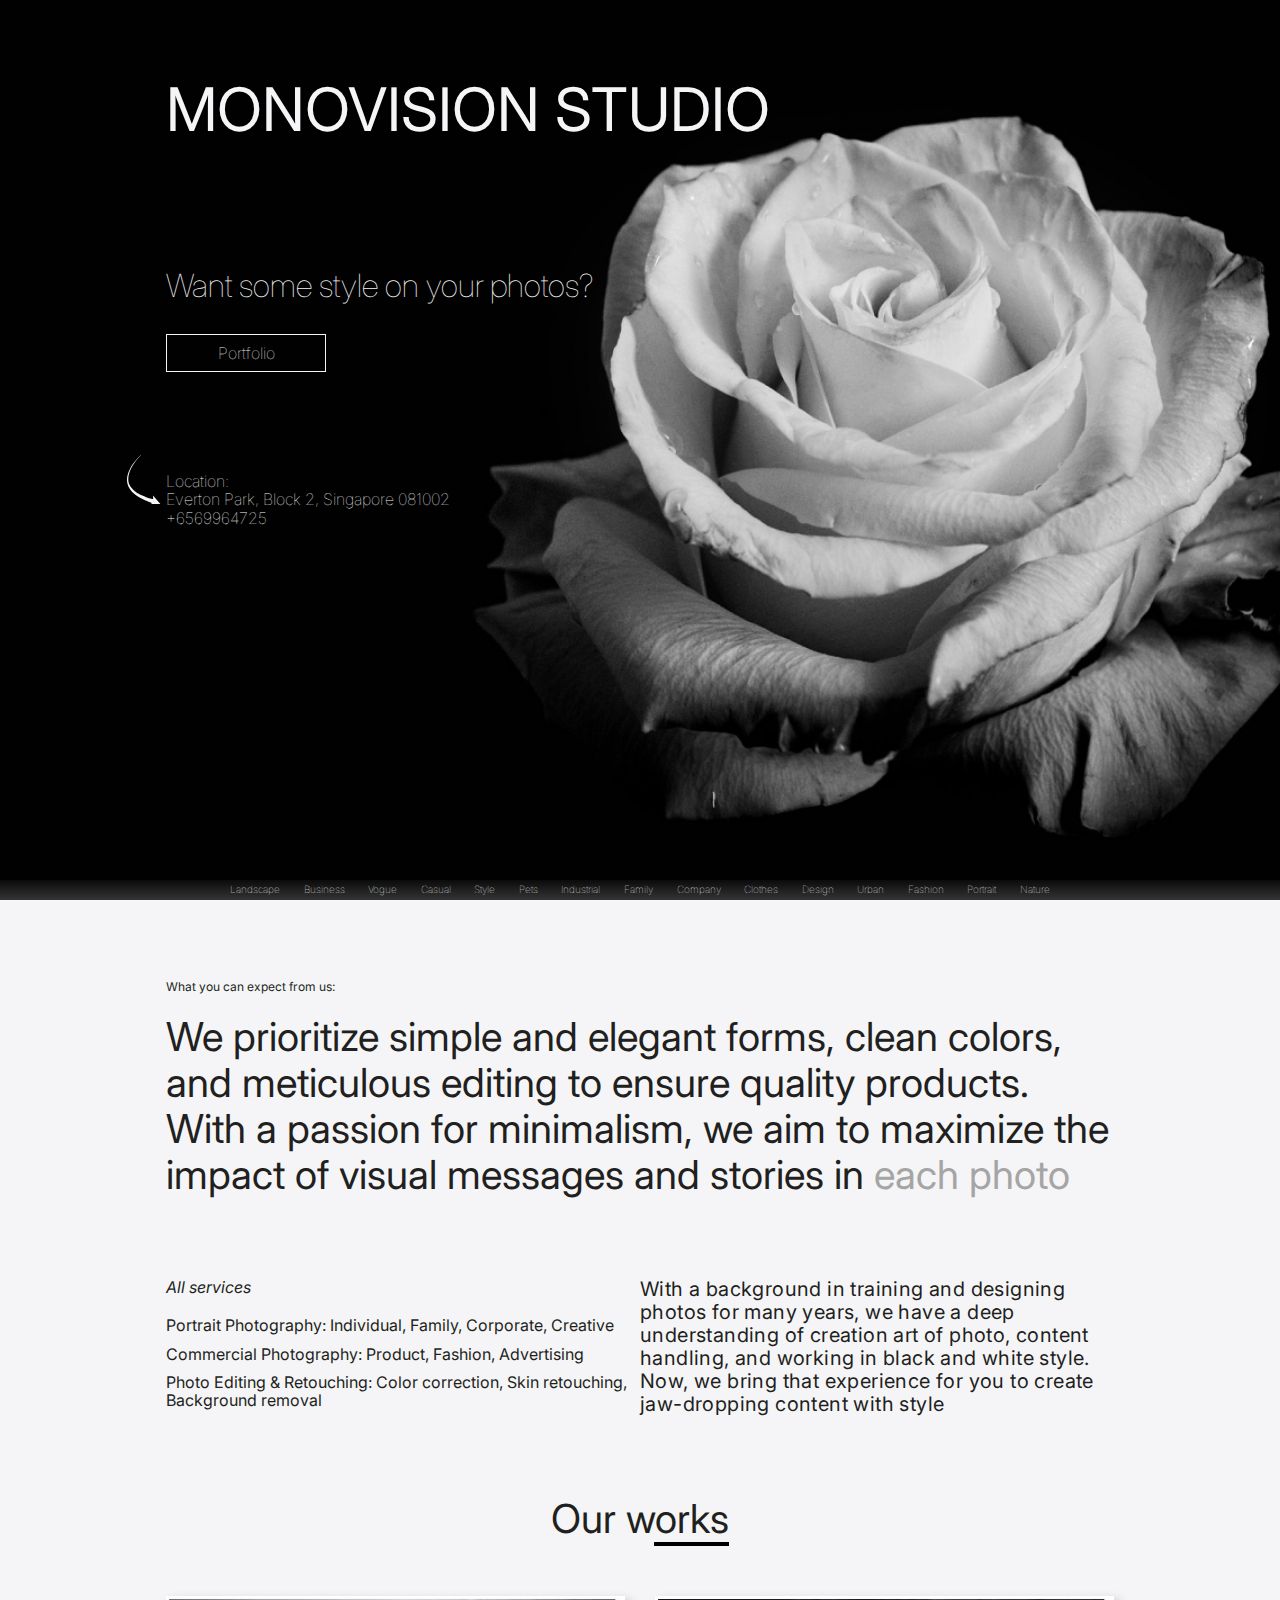
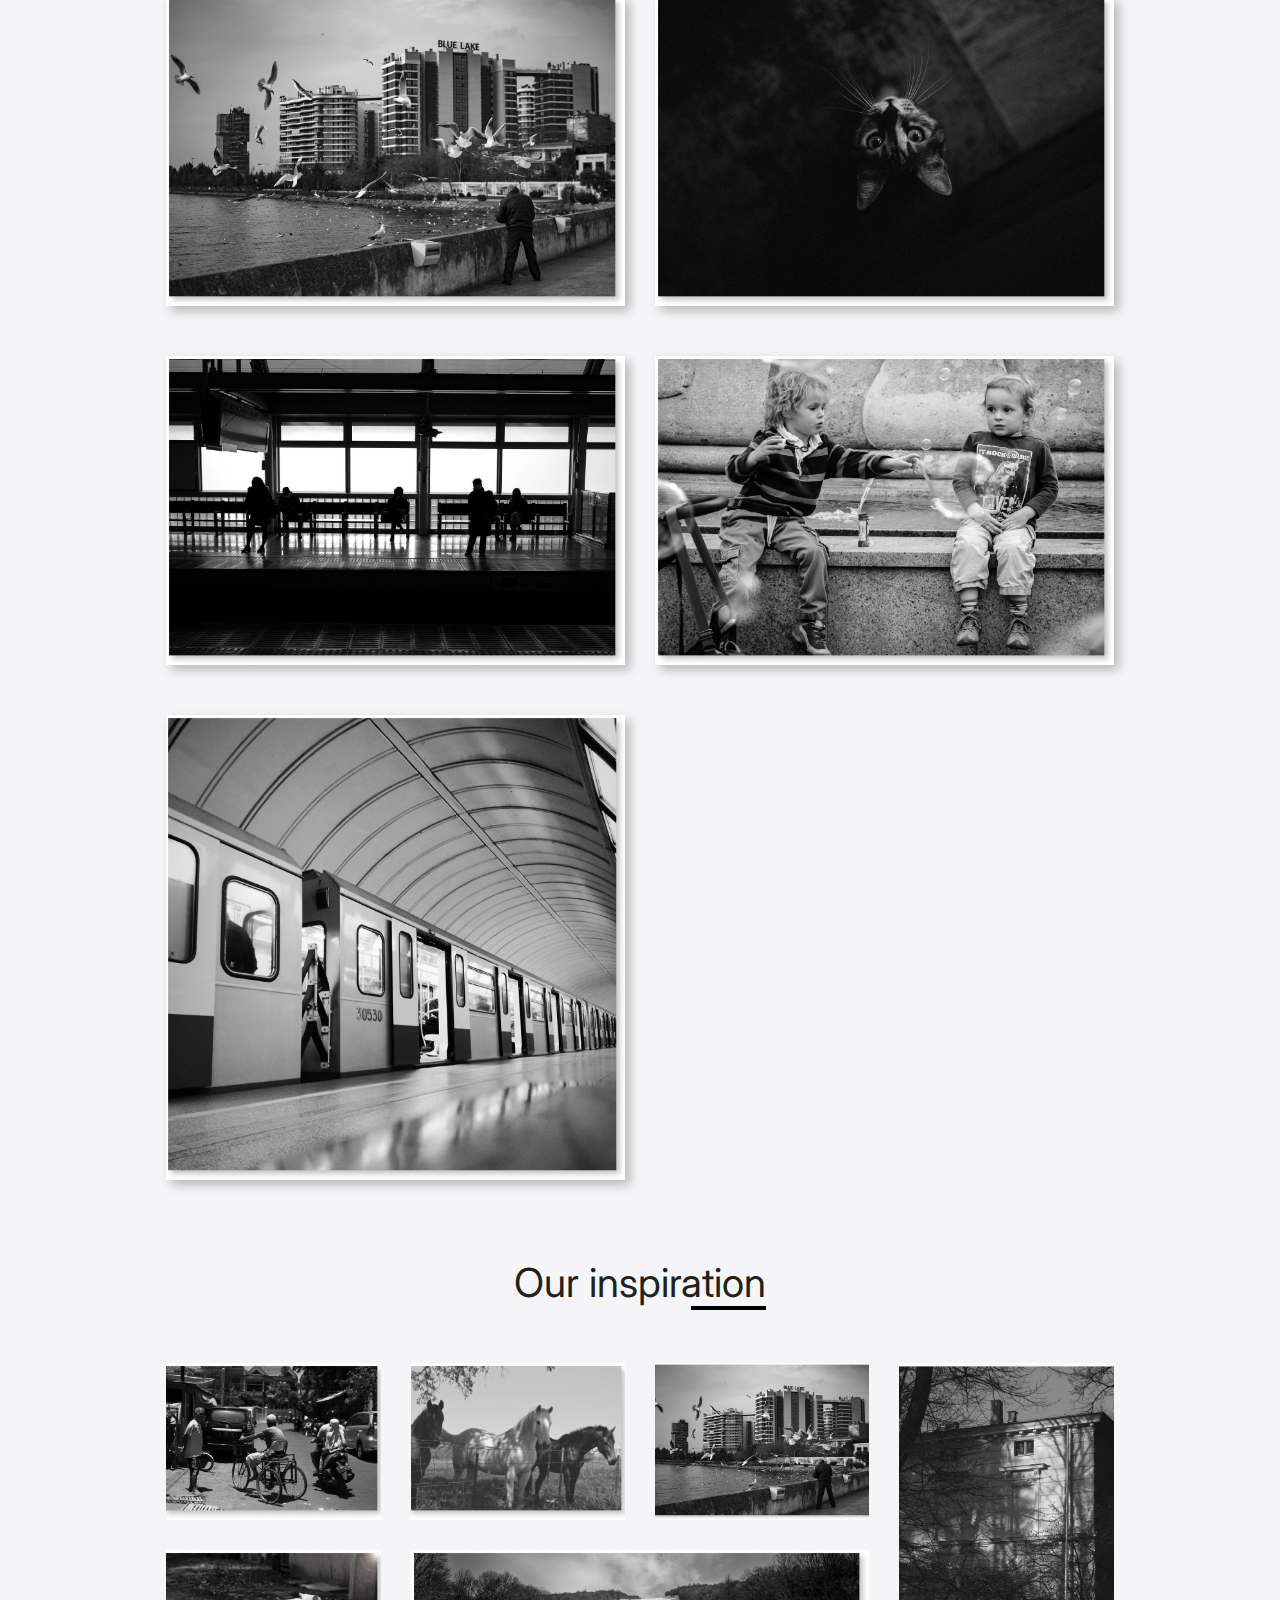
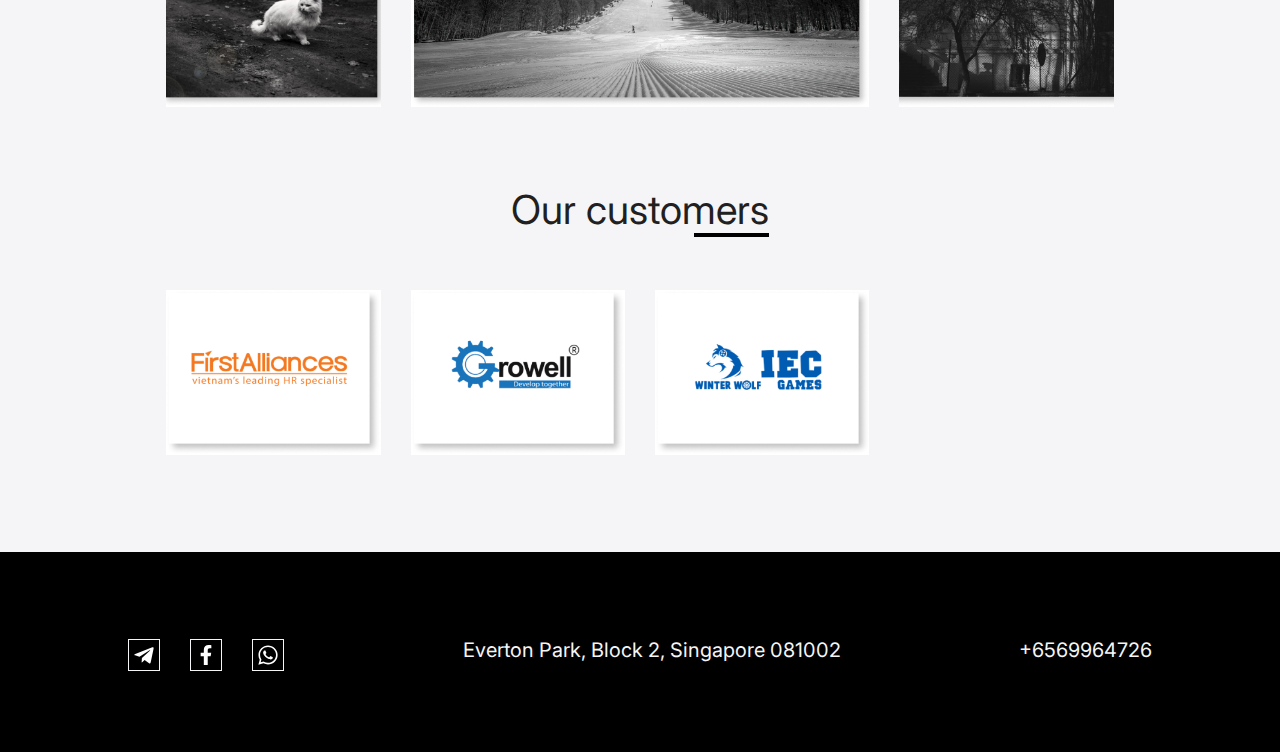
<file: src/index.html>
<!DOCTYPE html>
<html lang="en">

<head>
    <meta charset="UTF-8">
    <meta name="viewport" content="width=device-width, initial-scale=1.0">
    <meta name="description" content="Website for Monovision Studio" />
    <meta name="author" content="Awesome student">
    <title>Monovision Studio</title>
    <link rel="stylesheet" href="./css/modern-normalize.css">
    <link rel="preconnect" href="https://fonts.googleapis.com">
    <link rel="preconnect" href="https://fonts.gstatic.com" crossorigin>
    <link
        href="https://fonts.googleapis.com/css2?family=Inter:ital,opsz,wght@0,14..32,100..900;1,14..32,100..900&display=swap"
        rel="stylesheet">
    <link rel="stylesheet" href="./css/style.css">
</head>

<body>
    <main>
        <section class="promo">
            <div class="container">
                <h1 class="promo__title">Monovision Studio</h1>
                <h2 class="promo__subtitle">Want some style on your photos? </h2>
                <button class="btn">Portfolio</button>
                <div class="promo__address">
                    Location:
                    <address>
                        Everton Park, Block 2, Singapore 081002
                    </address>
                    <a href="tel:+6569964725">+6569964725</a>
                </div>
            </div>
            <ul class="keywords">
                <li>Landscape</li>
                <li>Business</li>
                <li>Vogue</li>
                <li>Casual</li>
                <li>Style</li>
                <li>Pets</li>
                <li>Industrial</li>
                <li>Family</li>
                <li>Company</li>
                <li>Clothes</li>
                <li>Design</li>
                <li>Urban</li>
                <li>Fashion</li>
                <li>Portrait</li>
                <li>Nature</li>
            </ul>
        </section>
        <section class="about">
            <div class="container">
                <h2 class="about__title">What you can expect from us:</h2>
                <p class="about__text">We prioritize simple and elegant forms, clean colors, and meticulous editing to
                    ensure quality products. With a passion for minimalism, we aim to maximize the impact of visual
                    messages and stories in <span>each photo</span></p>
                <div class="about__services">
                    <div class="about__left">
                        <div class="about__left__title">All services</div>
                        <ul>
                            <li>Portrait Photography: Individual, Family, Corporate, Creative</li>
                            <li>Commercial Photography: Product, Fashion, Advertising</li>
                            <li>Photo Editing & Retouching: Color correction, Skin retouching, Background removal</li>
                        </ul>
                    </div>
                    <p class="about__services__text">With a background in training and designing photos for many years,
                        we have a deep understanding of creation art of photo, content handling, and working in black
                        and white style.<br>
                        Now, we bring that experience for you to create jaw-dropping content with style</p>
                </div>
            </div>
        </section>
        <section class="works">
            <div class="container">
                <h2 class="title"><span>Our works</span></h2>
                <div class="works__wrapper">
                    <img src="./img/bridge.jpg" alt="bridge">
                    <img src="./img/cat.jpg" alt="cat">
                    <img src="./img/train.jpg" alt="train">
                    <img src="./img/children.jpg" alt="children">
                    <img src="./img/underground.jpg" alt="underground">
                </div>
        </section>
        <section class="inspiration">
            <div class="container">
                <h2 class="title"><span>Our inspiration</span></h2>
                <div class="inspiration__wrapper">
                    <img src="./img/man.jpg" alt="">
                    <img src="./img/horses.jpg" alt="">
                    <img src="./img/bridge.jpg" alt="">
                    <img src="./img/tenement.jpg" id="four" alt="">
                    <img src="./img/cat (1).jpg" alt="">
                    <img src="./img/sky.jpg" id="six" alt="">
                </div>
            </div>
        </section>
        <section class="customers">
            <div class="container">
                <h2 class="title"><span>Our customers</span></h2>
                <div class="customers__wrapper">
                    <img src="./logo/logo-first-alliances.jpg" alt="">
                    <img src="./logo/logo-growell.jpg" alt="">
                    <img src="./logo/logo-iec-winter-wolf.jpg" alt="">
                </div>
            </div>
        </section>
        <footer class="footer">
            <div class="footer__wrapper">
                <div class="logo__wrapper">
                    <a href="#" class="logo__item"><img src="./icons/Vector (1).svg" alt=""></a>
                    <a href="#" class="logo__item"><img src="./icons/Vector (2).svg" alt=""></a>
                    <a href="#" class="logo__item"><img src="./icons/Vector.svg" alt=""></a>
                </div>
                <address>Everton Park, Block 2, Singapore 081002</address>
                <a href="tel:+6569964726">+6569964726</a>
            </div>
        </footer>
    </main>
</body>

</html>
</file>
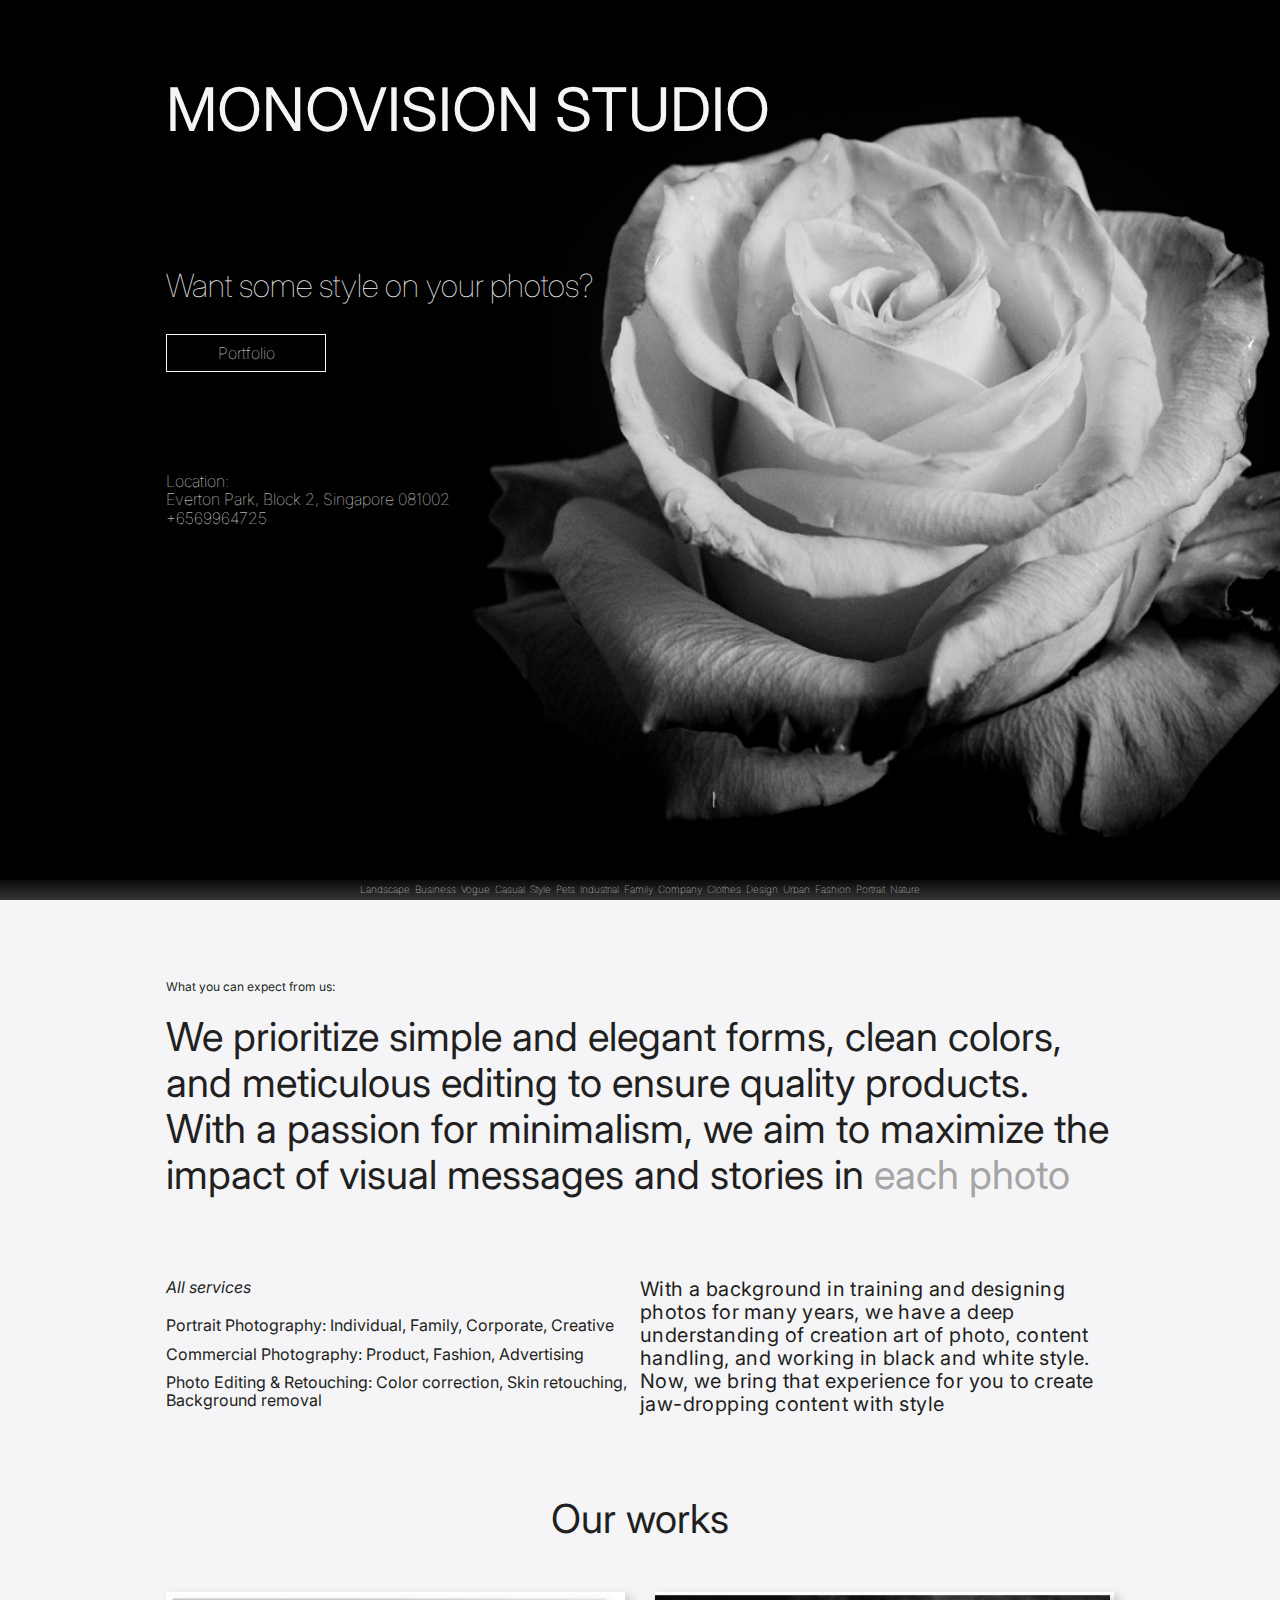
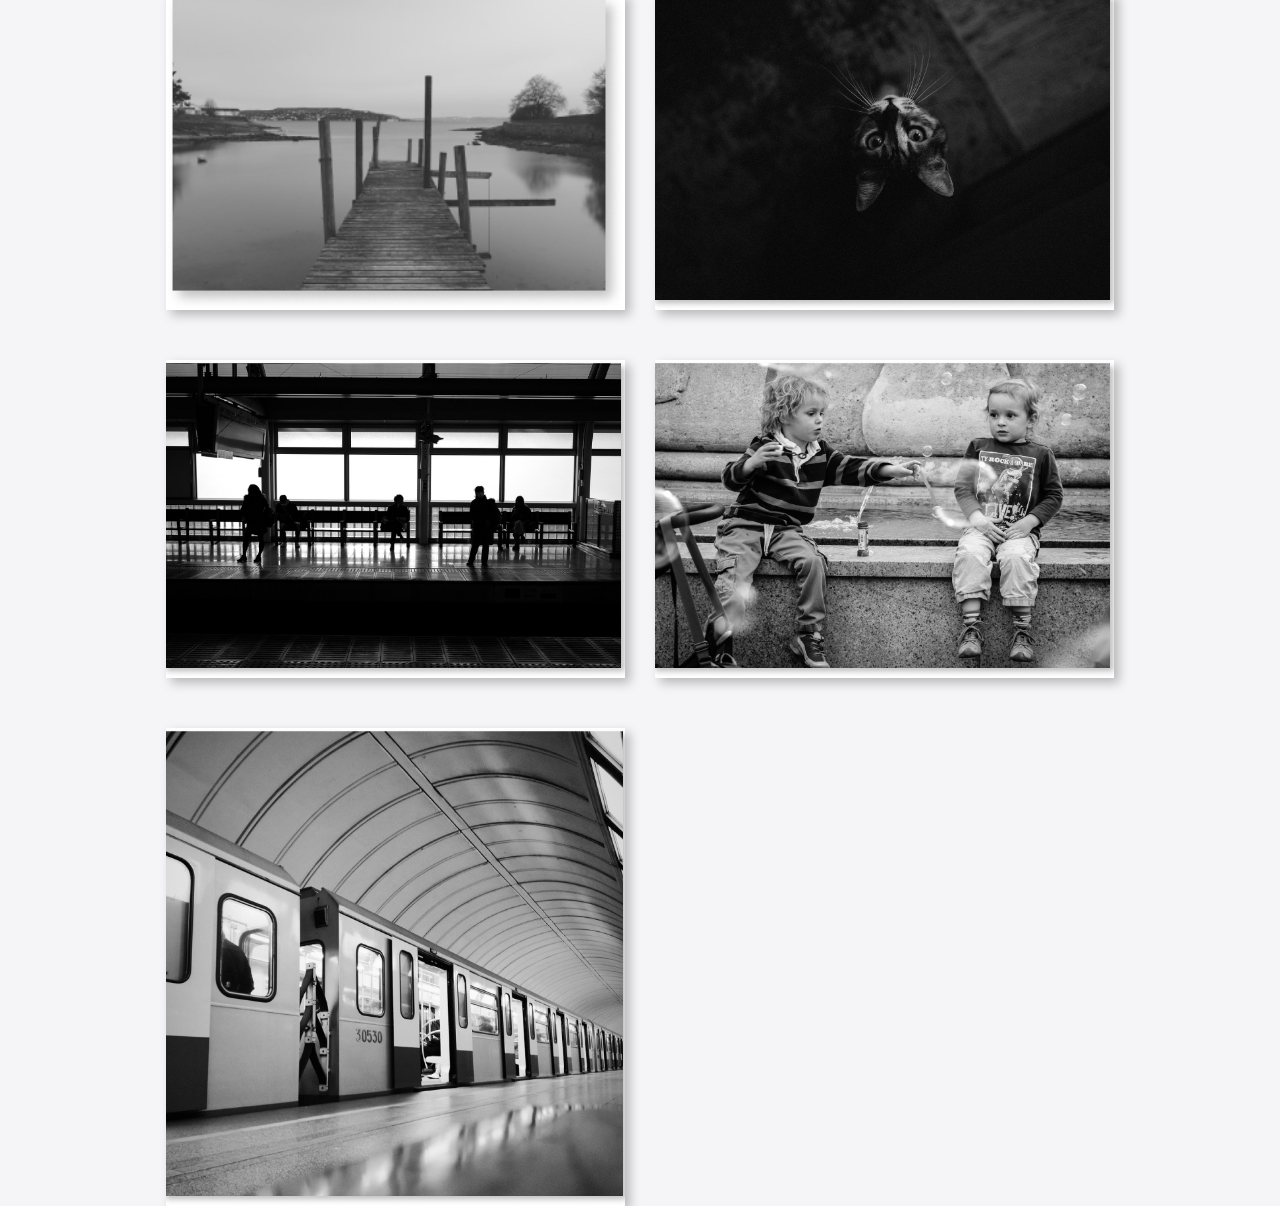
<file: fotostudio/src/index.html>
<!DOCTYPE html>
<html lang="en">

<head>
    <meta charset="UTF-8">
    <meta name="viewport" content="width=device-width, initial-scale=1.0">
    <meta name="description" content="Website for Monovision Studio" />
    <meta name="author" content="Awesome student">
    <title>Monovision Studio</title>
    <link rel="stylesheet" href="./css/modern-normalize.css">
    <link rel="preconnect" href="https://fonts.googleapis.com">
    <link rel="preconnect" href="https://fonts.gstatic.com" crossorigin>
    <link
        href="https://fonts.googleapis.com/css2?family=Inter:ital,opsz,wght@0,14..32,100..900;1,14..32,100..900&display=swap"
        rel="stylesheet">
    <link rel="stylesheet" href="./css/style.css">
</head>

<body>
    <main>
        <section class="promo">
            <div class="container">
                <h1 class="promo__title">Monovision Studio</h1>
                <h2 class="promo__subtitle">Want some style on your photos? </h2>
                <button class="btn">Portfolio</button>
                <div class="promo__address">
                    Location:
                    <address>
                        Everton Park, Block 2, Singapore 081002
                    </address>
                    <a href="tel:+6569964725">+6569964725</a>
                </div>
            </div>
            <ul class="keywords">
                <li>Landscape</li>
                <li>Business</li>
                <li>Vogue</li>
                <li>Casual</li>
                <li>Style</li>
                <li>Pets</li>
                <li>Industrial</li>
                <li>Family</li>
                <li>Company</li>
                <li>Clothes</li>
                <li>Design</li>
                <li>Urban</li>
                <li>Fashion</li>
                <li>Portrait</li>
                <li>Nature</li>
            </ul>
        </section>
        <section class="about">
            <div class="container">
                <h2 class="about__title">What you can expect from us:</h2>
                <p class="about__text">We prioritize simple and elegant forms, clean colors, and meticulous editing to
                    ensure quality products. With a passion for minimalism, we aim to maximize the impact of visual
                    messages and stories in <span>each photo</span></p>
                <div class="about__services">
                    <div class="about__left">
                        <div class="about__left__title">All services</div>
                        <ul>
                            <li>Portrait Photography: Individual, Family, Corporate, Creative</li>
                            <li>Commercial Photography: Product, Fashion, Advertising</li>
                            <li>Photo Editing & Retouching: Color correction, Skin retouching, Background removal</li>
                        </ul>
                    </div>
                    <p class="about__services__text">With a background in training and designing photos for many years,
                        we have a deep understanding of creation art of photo, content handling, and working in black
                        and white style.<br>
                        Now, we bring that experience for you to create jaw-dropping content with style</p>
                </div>
            </div>
        </section>
        <section class="works">
            <div class="container">
                <h2 class="title">Our works</h2>
                <div class="works__wrapper">
                    <img src="./img/bridge.jpg" alt="bridge">
                    <img src="./img/cat.jpg" alt="cat">
                    <img src="./img/train.jpg" alt="train">
                    <img src="./img/children.jpg" alt="children">
                    <img src="./img/underground.jpg" alt="underground">
            </div>
        </section>
    </main>
</body>

</html>
</file>
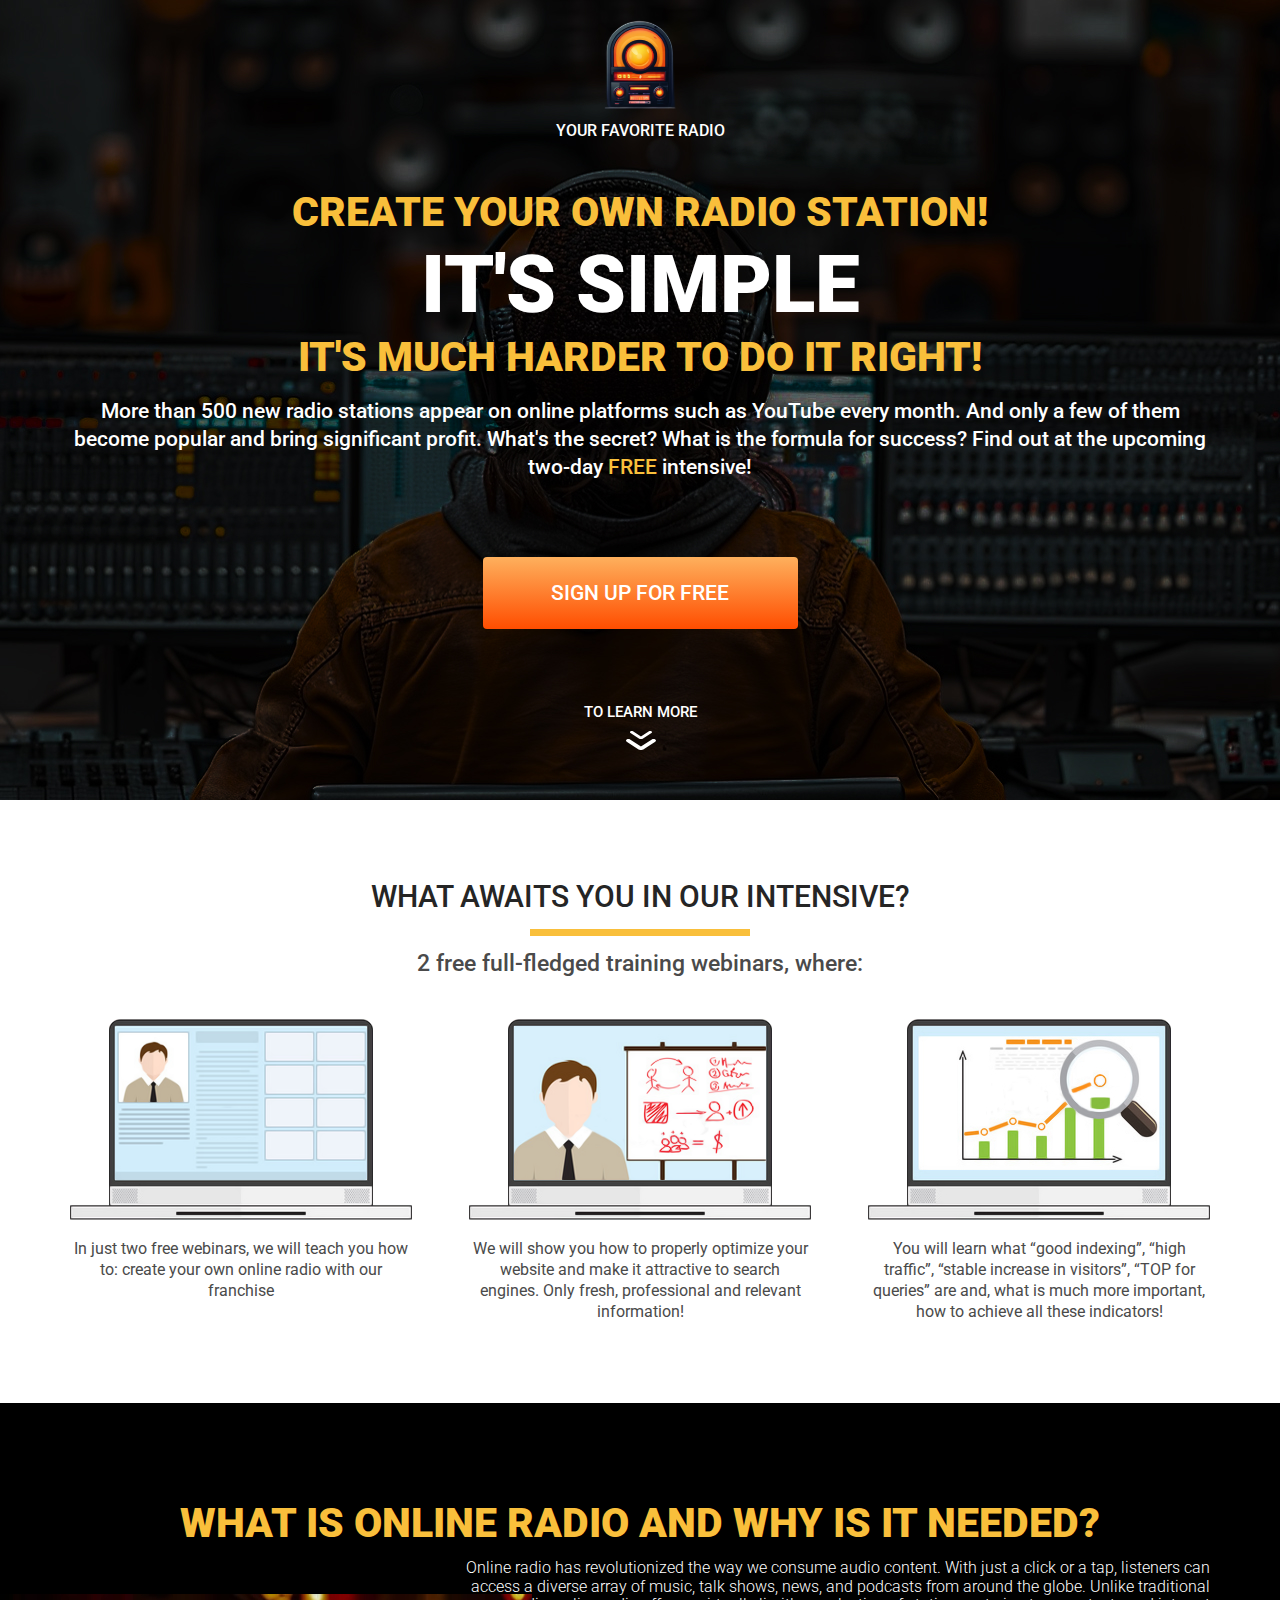
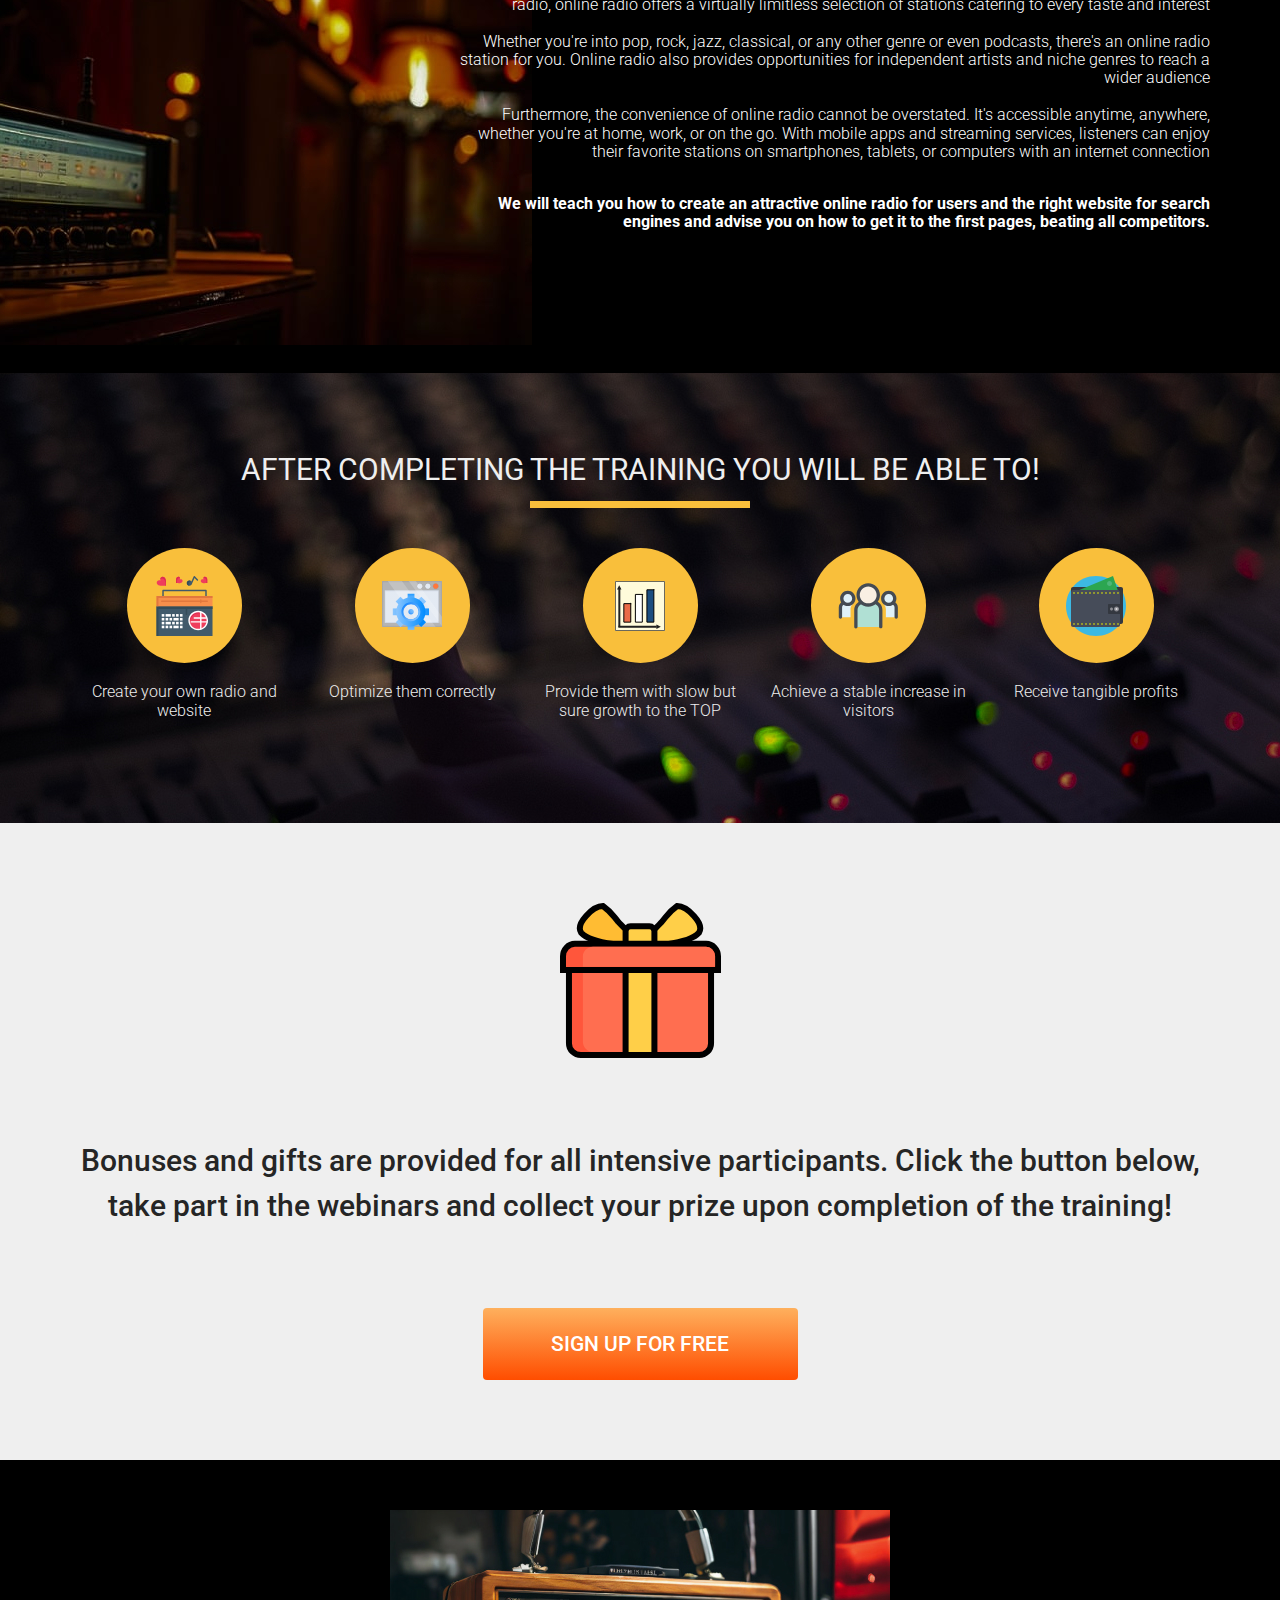
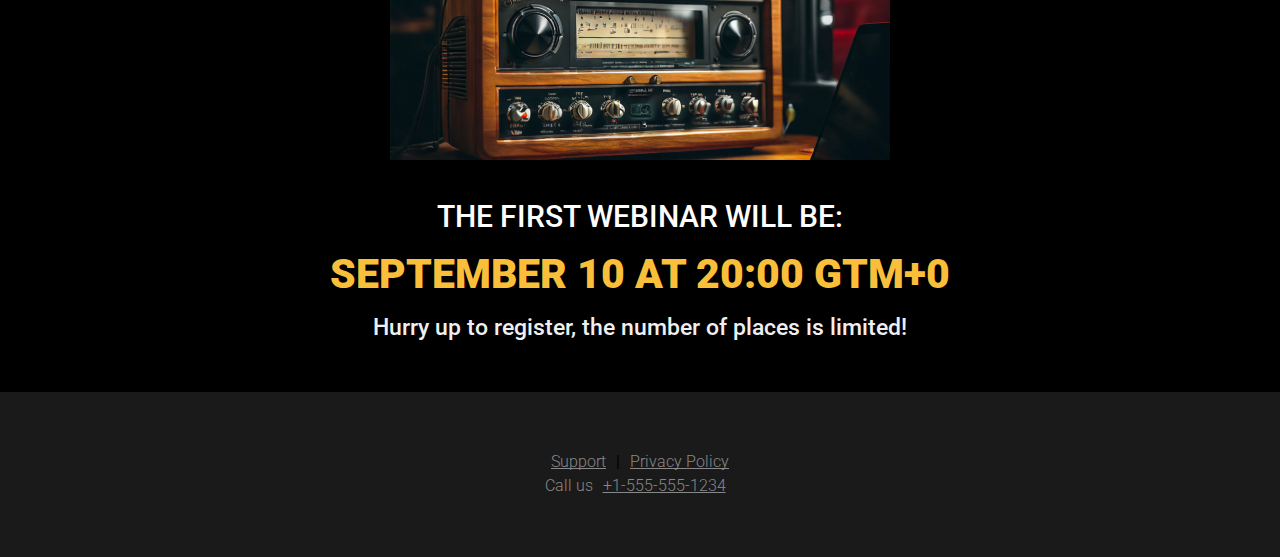
<file: second/src/index.html>
<!DOCTYPE html>
<html lang="en">

<head>
    <meta charset="UTF-8">
    <meta name="viewport" content="width=device-width, initial-scale=1.0">
    <title>Create own radio</title>
    <link rel="preconnect" href="https://fonts.googleapis.com">
    <link rel="preconnect" href="https://fonts.gstatic.com" crossorigin>
    <link href="https://fonts.googleapis.com/css2?family=Roboto:wght@100..900&display=swap" rel="stylesheet">
    <link rel="stylesheet" href="./css/modern-normalize.min.css">
    <link rel="stylesheet" href="./css/style.css">
</head>

<body>
    <main>
        <section class="promo">
            <div class="container">
                <div class="logo">
                    <img src="./icons/Logo (4).svg" alt="radio" class="logo__img">
                    <div class="logo__text">Your favorite radio</div>
                </div>
                <h1 class="title">Create your own radio station!</h1>
                <span class="title simple">It's simple</span>
                <h2 class="title subtitle">It's much harder to do it right!</h2>
                <p class="description">More than 500 new radio stations appear on online platforms such as YouTube every
                    month. And only a few of them <br>become popular and bring significant profit. What's the secret?
                    What
                    is the formula for success? Find out at the upcoming two-day <span>free</span> intensive!</p>
                <button class="btn">sign up for free</button>
                <div class="promo__more">To learn more</div>
                <img src="./icons/Down icon.svg" alt="Down" class="promo__down">
            </div>
        </section>
        <section class="intensive">
            <div class="container">
                <h2 class="intensive__title">What awaits you in our intensive?</h2>
                <div class="divider"></div>
                <h3 class="intensive__subtitle">2 free full-fledged training webinars, where:</h3>
                <div class="intensive__wrapper">
                    <div class="intensive__item">
                        <img src="./icons/Icon 1.png" alt="" class="_intensive__img">
                        <div class="intensive__descr">In just two free webinars, we will teach you how to: create your
                            own online radio with our franchise</div>
                    </div>
                    <div class="intensive__item">
                        <img src="./icons/Icon 2.png" alt="" class="_intensive__img">
                        <div class="intensive__descr">We will show you how to properly optimize your website and make it
                            attractive to search engines. Only fresh, professional and relevant information!</div>
                    </div>
                    <div class="intensive__item">
                        <img src="./icons/Icon 3.jpg" alt="" class="_intensive__img">
                        <div class="intensive__descr">You will learn what “good indexing”, “high traffic”, “stable
                            increase in visitors”, “TOP for queries” are and, what is much more important, how to
                            achieve all these indicators!</div>
                    </div>
                </div>
            </div>
        </section>
        <section class="info">
            <div class="container">
                <h2 class="title">What is online radio and why is it needed?</h2>
                <img src="./img/Online radio.jpg" alt="radio" class="info__img">
                <p class="radio__text">Online radio has revolutionized the way we consume audio content. With just a
                    click or a tap, listeners can access a diverse array of music, talk shows, news, and podcasts from
                    around the globe. Unlike traditional radio, online radio offers a virtually limitless selection of
                    stations catering to every taste and interest <br><br>

                    Whether you're into pop, rock, jazz, classical, or any other genre or even podcasts, there's an
                    online radio station for you. Online radio also provides opportunities for independent artists and
                    niche genres to reach a wider audience <br><br>

                    Furthermore, the convenience of online radio cannot be overstated. It's accessible anytime,
                    anywhere, whether you're at home, work, or on the go. With mobile apps and streaming services,
                    listeners can enjoy their favorite stations on smartphones, tablets, or computers with an internet
                    connection <br><br>
                </p>
                <p class=" radio__text medium">We will teach you how to create an attractive online radio for users and
                    the right
                    website for
                    search engines and advise you on how to get it to the first pages, beating all competitors.</p>

            </div>
        </section>
        <section class="skills">
            <div class="container">
                <h2 class="skills__title">After completing the training you will be able to!</h2>
                <div class="divider"></div>
                <div class="skills__wrapper">
                    <div class="skills__item">
                        <div class="circle"><img src="./icons/radio.svg" alt="" class="skills__img"></div>
                        <div class="skills__descr">Create your own radio and website</div>
                    </div>
                    <div class="skills__item">
                        <div class="circle"><img src="./icons/optimization.svg" alt="" class="skills__img"></div>
                        <div class="skills__descr">Optimize them correctly</div>
                    </div>
                    <div class="skills__item">
                        <div class="circle"><img src="./icons/chart.svg" alt="" class="skills__img"></div>
                        <div class="skills__descr">Provide them with slow but sure growth to the TOP</div>
                    </div>
                    <div class="skills__item">
                        <div class="circle"><img src="./icons/people.svg" alt="" class="skills__img"></div>
                        <div class="skills__descr">Achieve a stable increase in visitors</div>
                    </div>
                    <div class="skills__item">
                        <div class="circle"><img src="./icons/wallet.svg" alt="" class="skills__img"></div>
                        <div class="skills__descr">Receive tangible profits</div>
                    </div>
                </div>
            </div>
        </section>
        <section class="gift">
            <div class="container">
                <img src="./icons/present.svg" alt="present" class="gift__img">
                <p class="gift__descr">Bonuses and gifts are provided for all intensive participants. Click the button
                    below,
                    take part in the webinars and collect your prize upon completion of the training!</p>
                <button class="btn gift__btn">sign up for free</button>
            </div>
        </section>
        <section class="webinar">
            <div class="container">
                <img src="./img/online.jpg" alt="online" class="webinar__img">
                <h2 class="webinar__title">The first webinar will BE:</h2>
                <p class="title webinar__sub">September 10 at 20:00 GTM+0</p>
                <p class="webinar__descr">Hurry up to register, the number of places is limited!</p>
            </div>
        </section>
        <footer class="footer">
            <a href="#" class="linking">Support</a>|<a href="#" class="linking">Privacy Policy</a>
            <div class="call linking not">Call us<a href="tel:+1-555-555-1234" class="linking">+1-555-555-1234</a></div>
        </footer>
    </main>
</body>

</html>
</file>
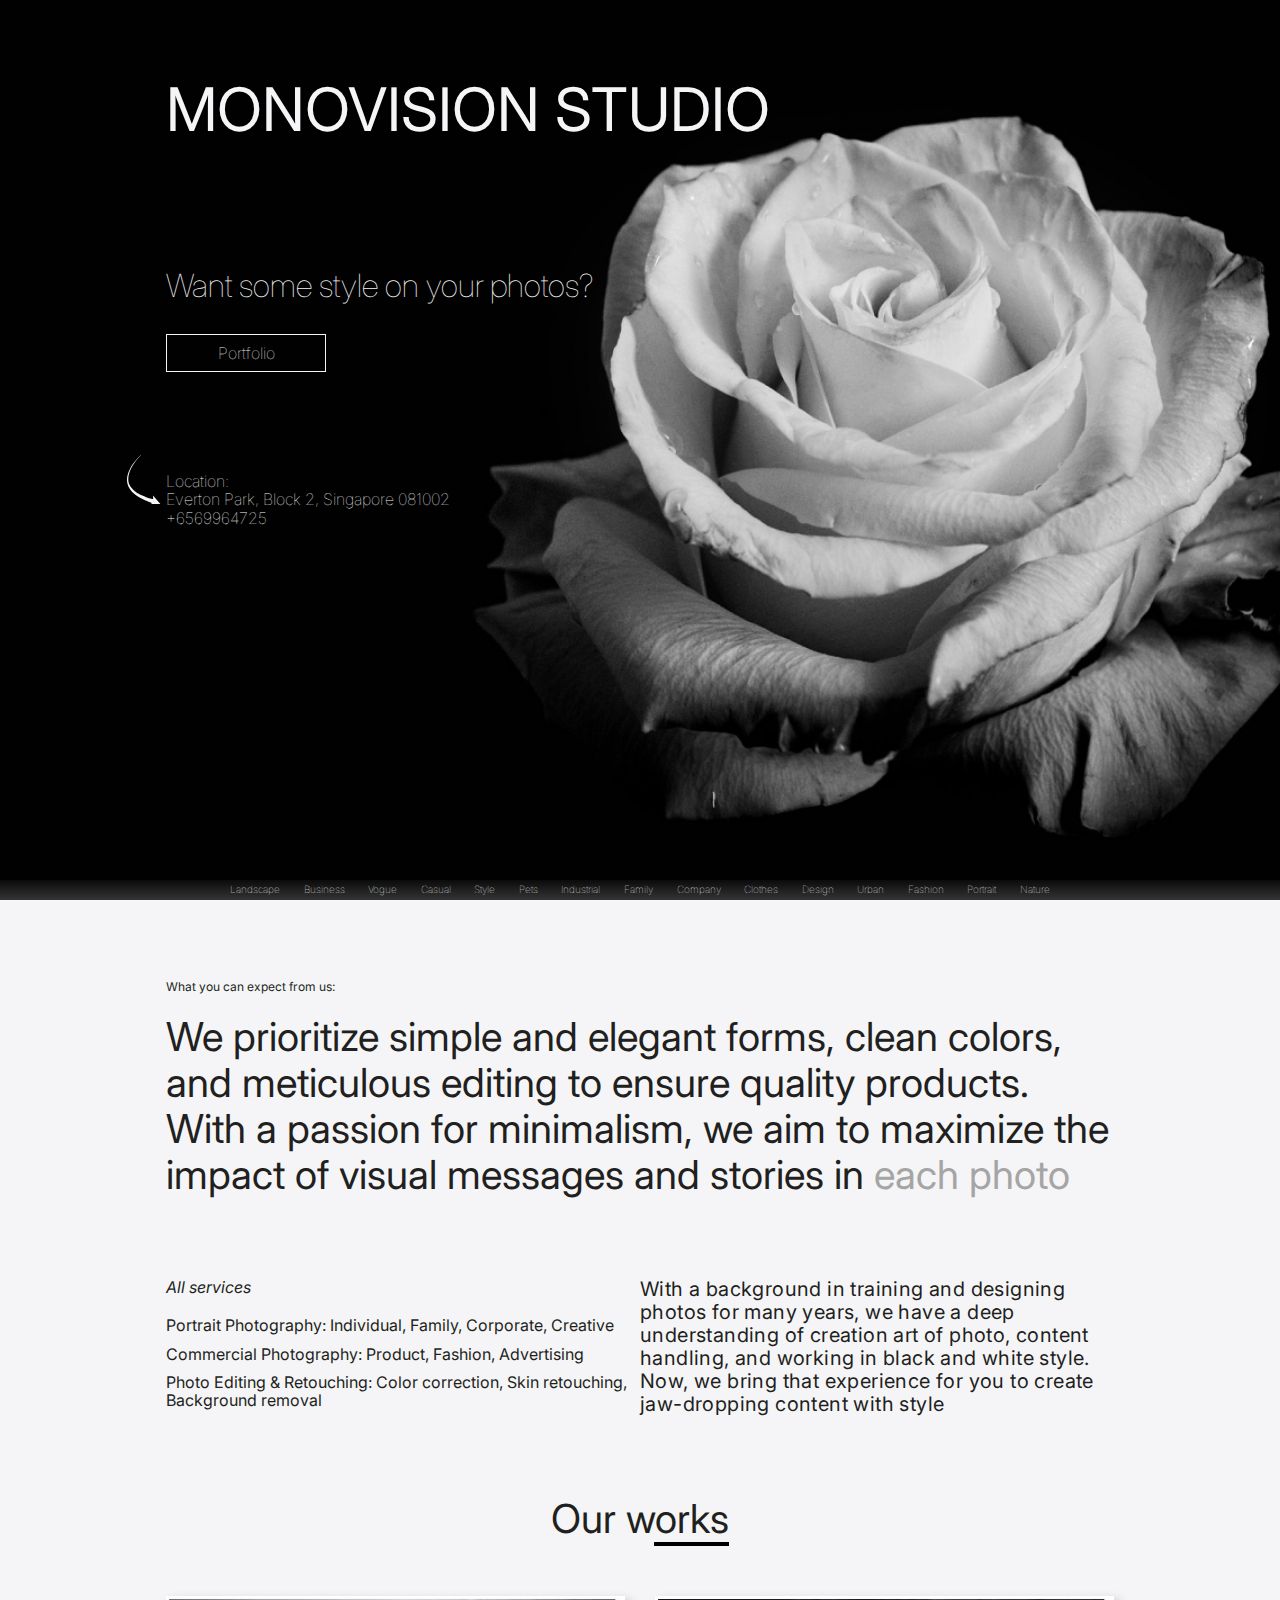
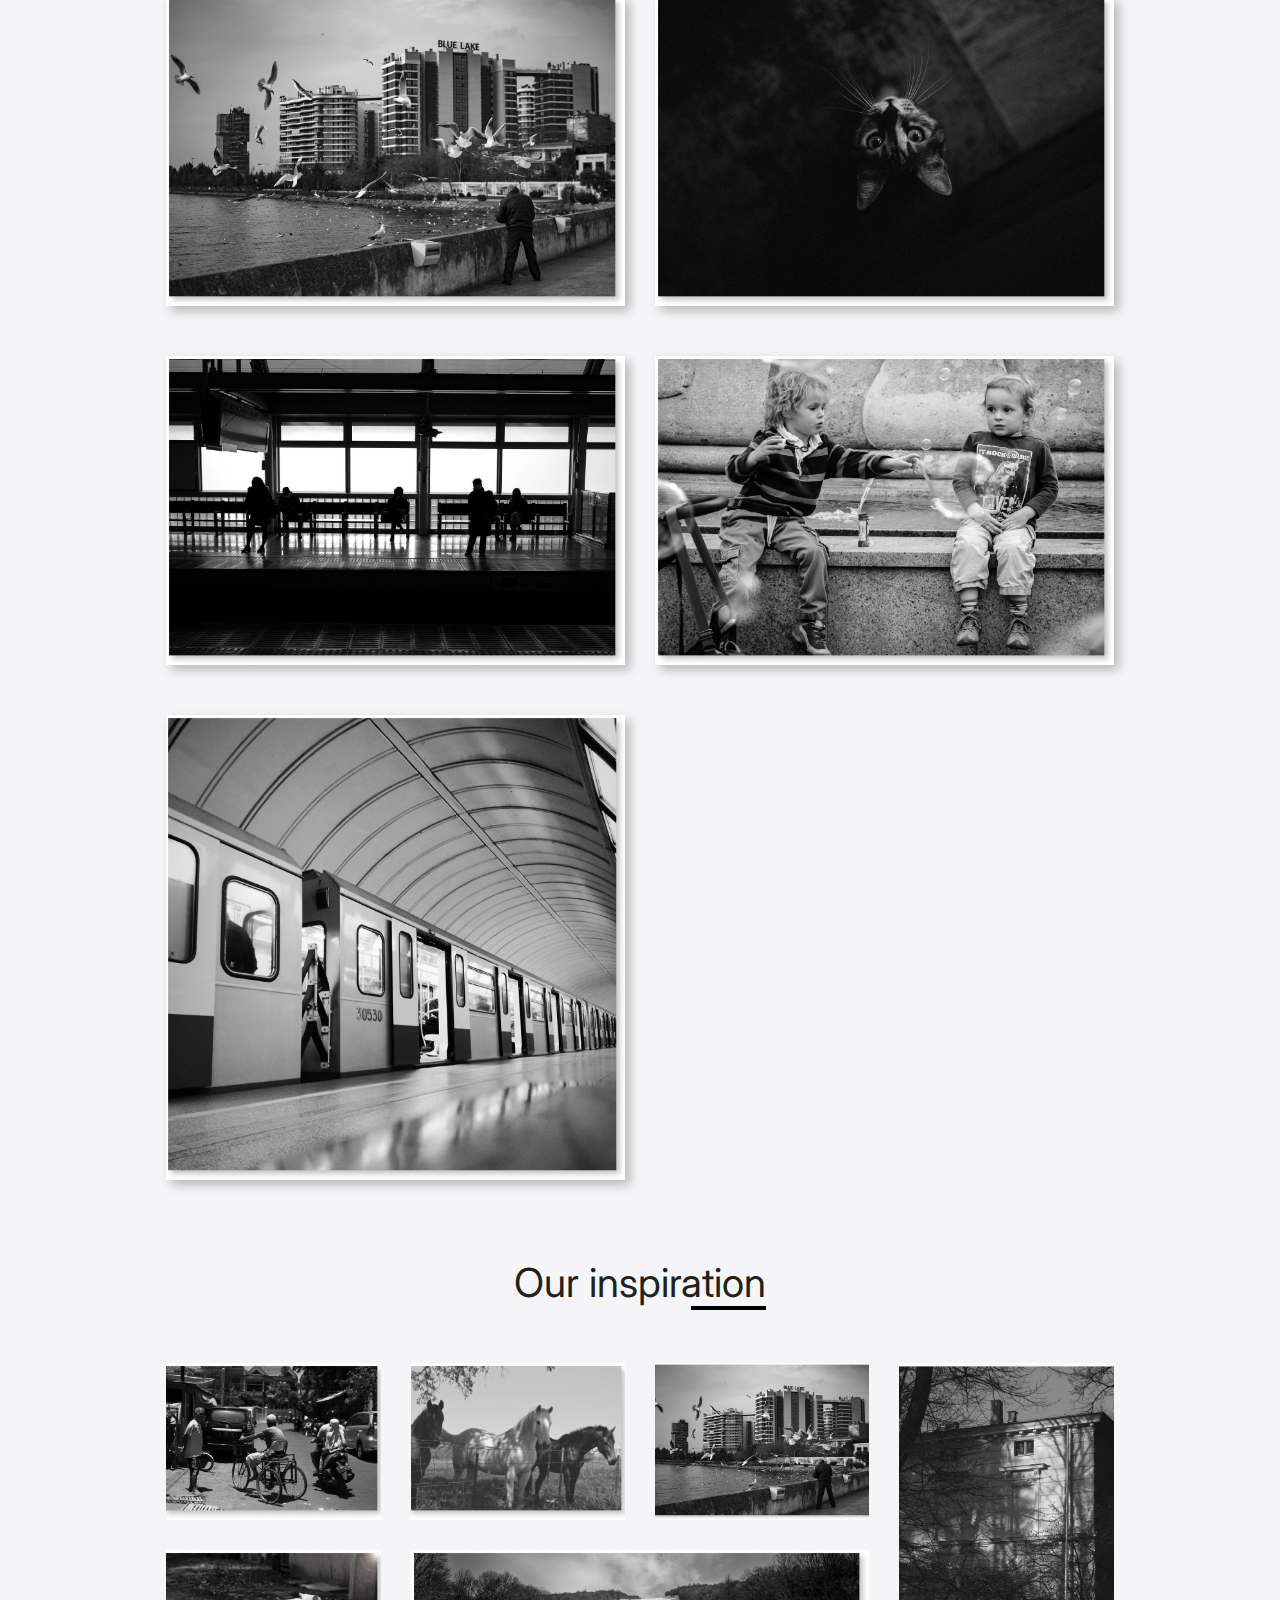
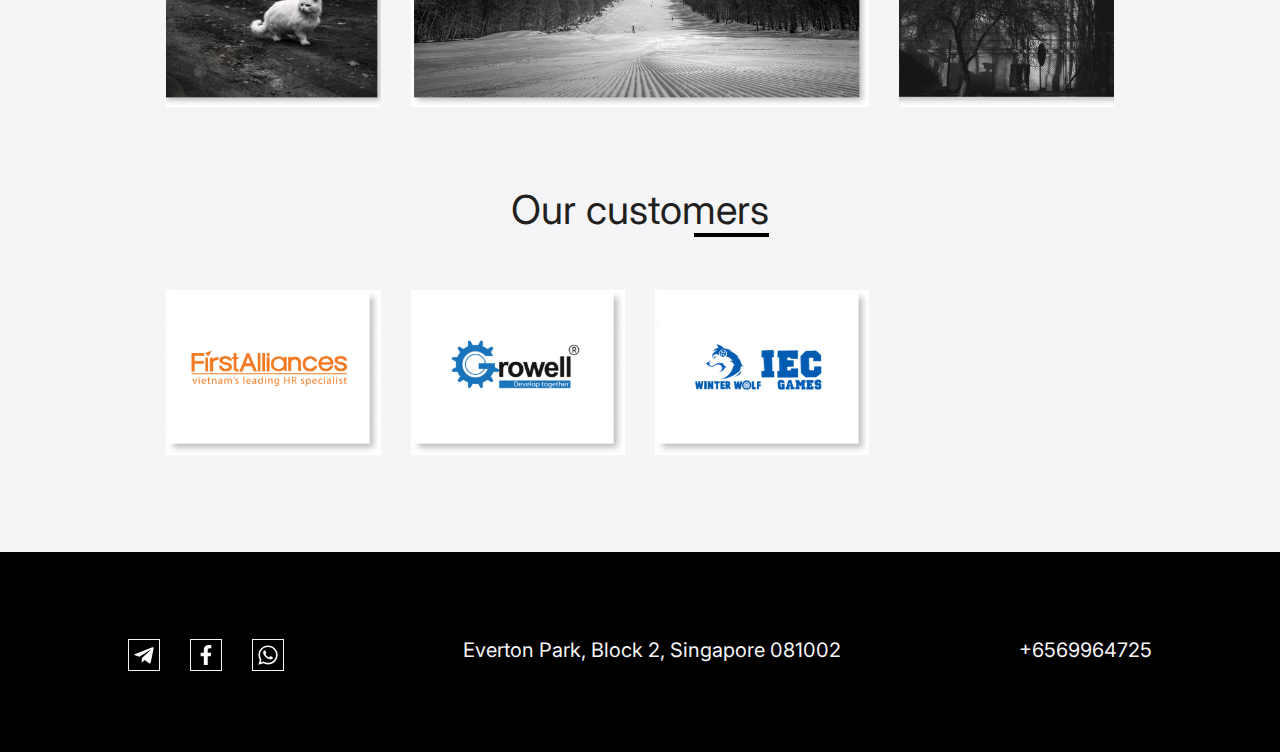
<file: test/src/index.html>
<!DOCTYPE html>
<html lang="en">

<head>
    <meta charset="UTF-8">
    <meta name="viewport" content="width=device-width, initial-scale=1.0">
    <meta name="description" content="Website for Monovision Studio" />
    <meta name="author" content="Awesome student">
    <title>Monovision Studio</title>
    <link rel="stylesheet" href="./css/modern-normalize.css">
    <link rel="preconnect" href="https://fonts.googleapis.com">
    <link rel="preconnect" href="https://fonts.gstatic.com" crossorigin>
    <link
        href="https://fonts.googleapis.com/css2?family=Inter:ital,opsz,wght@0,14..32,100..900;1,14..32,100..900&display=swap"
        rel="stylesheet">
    <link rel="stylesheet" href="./css/style.css">
</head>

<body>
    <main>
        <section class="promo">
            <div class="container">
                <h1 class="promo__title">Monovision Studio</h1>
                <h2 class="promo__subtitle">Want some style on your photos? </h2>
                <button class="btn">Portfolio</button>
                <div class="promo__address">
                    Location:
                    <address>
                        Everton Park, Block 2, Singapore 081002
                    </address>
                    <a href="tel:+6569964725">+6569964725</a>
                </div>
            </div>
            <ul class="keywords">
                <li>Landscape</li>
                <li>Business</li>
                <li>Vogue</li>
                <li>Casual</li>
                <li>Style</li>
                <li>Pets</li>
                <li>Industrial</li>
                <li>Family</li>
                <li>Company</li>
                <li>Clothes</li>
                <li>Design</li>
                <li>Urban</li>
                <li>Fashion</li>
                <li>Portrait</li>
                <li>Nature</li>
            </ul>
        </section>
        <section class="about">
            <div class="container">
                <h2 class="about__title">What you can expect from us:</h2>
                <p class="about__text">We prioritize simple and elegant forms, clean colors, and meticulous editing to
                    ensure quality products. With a passion for minimalism, we aim to maximize the impact of visual
                    messages and stories in <span>each photo</span></p>
                <div class="about__services">
                    <div class="about__left">
                        <div class="about__left__title">All services</div>
                        <ul>
                            <li>Portrait Photography: Individual, Family, Corporate, Creative</li>
                            <li>Commercial Photography: Product, Fashion, Advertising</li>
                            <li>Photo Editing & Retouching: Color correction, Skin retouching, Background removal</li>
                        </ul>
                    </div>
                    <p class="about__services__text">With a background in training and designing photos for many years,
                        we have a deep understanding of creation art of photo, content handling, and working in black
                        and white style.<br>
                        Now, we bring that experience for you to create jaw-dropping content with style</p>
                </div>
            </div>
        </section>
        <section class="works">
            <div class="container">
                <h2 class="title"><span>Our works</span></h2>
                <div class="works__wrapper">
                    <img src="./img/bridge.jpg" alt="bridge">
                    <img src="./img/cat.jpg" alt="cat">
                    <img src="./img/train.jpg" alt="train">
                    <img src="./img/children.jpg" alt="children">
                    <img src="./img/underground.jpg" alt="underground">
                </div>
        </section>
        <section class="inspiration">
            <div class="container">
                <h2 class="title"><span>Our inspiration</span></h2>
                <div class="inspiration__wrapper">
                    <img src="./img/man.jpg" alt="">
                    <img src="./img/horses.jpg" alt="">
                    <img src="./img/bridge.jpg" alt="">
                    <img src="./img/tenement.jpg" id="four" alt="">
                    <img src="./img/cat (1).jpg" alt="">
                    <img src="./img/sky.jpg" id="six" alt="">
                </div>
            </div>
        </section>
        <section class="customers">
            <div class="container">
                <h2 class="title"><span>Our customers</span></h2>
                <div class="customers__wrapper">
                    <img src="./logo/logo-first-alliances.jpg" alt="">
                    <img src="./logo/logo-growell.jpg" alt="">
                    <img src="./logo/logo-iec-winter-wolf.jpg" alt="">
                </div>
            </div>
        </section>
        <footer class="footer">
            <div class="footer__wrapper">
                <div class="logo__wrapper">
                    <a href="#" class="logo__item"><img src="./icons/Vector (1).svg" alt=""></a>
                    <a href="#" class="logo__item"><img src="./icons/Vector (2).svg" alt=""></a>
                    <a href="#" class="logo__item"><img src="./icons/Vector.svg" alt=""></a>
                </div>
                <address>Everton Park, Block 2, Singapore 081002</address>
                <a href="tel:+6569964725">+6569964725</a>
            </div>
        </footer>
    </main>
</body>

</html>
</file>
<file: src/css/style.css>
h1,
h2,
h3,
h4,
h5,
figure,
p,
ol,
ul {
    margin: 0;
}

ol[role="list"],
ul[role="list"] {
    list-style: none;
    padding-inline: 0;
}

h1,
h2,
h3,
h4,
h5 {
    font-size: inherit;
    font-weight: inherit;
}

img {
    display: block;
    max-inline-size: 100%;
}

.inter-thin {
    font-family: "Inter", sans-serif;
    font-optical-sizing: auto;
    font-weight: 100;
    font-style: normal;
}

.inter-regular {
    font-family: "Inter", sans-serif;
    font-optical-sizing: auto;
    font-weight: 400;
    font-style: normal;
}

.inter-medium {
    font-family: "Inter", sans-serif;
    font-optical-sizing: auto;
    font-weight: 500;
    font-style: normal;
}

html {
    font-family: "Inter", sans-serif;
}

:root {
    --light-color: #F5F5F7;
    --dark-color: #221F20;
    --container-padding-inline: 13%;
    --footer-padding-inline: 10%;

    @media (max-width:768px) {
        --container-padding-inline: 6%;
        --footer-padding-inline: 6%;
    }

    @media(max-width:560px) {
        --container-padding-inline: 15px;
        --footer-padding-inline: 15px;
    }
}

.container {
    padding: 0 var(--container-padding-inline);
}

.title {
    display: flex;
    text-align: center;
    font-weight: 400;
    font-size: 40px;
    color: var(--dark-color);
    justify-self: center;

    span:after {
        display: block;
        content: "";
        border: 2px solid #000;
        width: 75px;
        margin-left: auto;
    }


    @media(max-width:768px) {
        font-size: 36px;
    }

    @media(max-width:560px) {
        font-size: 24px;
    }


}

.promo {
    min-height: 100vh;
    background: url("../img/Bg.jpg") center center / cover no-repeat;
    padding-top: 75px;
    position: relative;

    @media(max-width:560px) {
        padding-top: 50px;
        min-height: 500px;
    }
}

.promo__title {
    font-weight: 400;
    font-size: 60px;
    text-transform: uppercase;
    color: var(--light-color);

    @media(max-width:768px) {
        font-size: 48px;
    }

    @media(max-width:560px) {
        font-size: 26px;
    }
}

.promo__subtitle {
    font-weight: 100;
    font-size: 32px;
    color: var(--light-color);
    margin-top: 124px;

    @media(max-width:768px) {
        margin-top: 80px;
    }

    @media(max-width:560px) {
        margin-top: 30px;
        font-size: 16px;
    }
}

.btn {
    width: 160px;
    height: 38px;
    border: 1px solid var(--light-color);
    background: rgba(217, 217, 217, 0);
    font-weight: 100;
    font-size: 16px;
    color: var(--light-color);
    margin-top: 29px;
    cursor: pointer;
    transition: all 0.3s ease-out;

    @media(max-width:560px) {
        width: 120px;
        height: 30px;
        margin-top: 20px;
        font-size: 14px;
    }
}

.btn:hover {
    font-weight: 500;
    font-size: 16px;
    box-shadow: 0 5px 10px 0 rgba(255, 255, 255, 0.62);

    @media(max-width:560px) {
        font-size: 14px;

    }
}

.promo__address {
    position: relative;
    font-weight: 100;
    font-size: 16px;
    color: var(--light-color);
    margin-top: 100px;

    @media (max-width:768px) {
        margin-top: 80px;
    }

    @media(max-width:560px) {
        margin-top: 233px;
    }

    address {
        font-style: normal;
    }

    a {
        color: inherit;
        text-decoration: none;
    }

    &:before {
        position: absolute;
        content: "";
        display: block;
        width: 49px;
        height: 49px;
        background: url(../icons/Arrow.svg) center center / cover no-repeat;
        left: -45px;
        top: -17px;

        @media (max-width:768px) {
            left: -40px;
        }

        @media (max-width:750px) {
            display: none;
        }
    }
}

.keywords {
    height: 20px;
    background: linear-gradient(180deg, rgba(255, 255, 255, 0.04) 0%, rgba(255, 255, 255, 0.12) 50%, rgba(255, 255, 255, 0.2) 100%);
    font-weight: 100;
    font-size: 10px;
    color: var(--light-color);
    position: absolute;
    bottom: 0px;
    display: flex;
    width: 100%;
    justify-content: space-between;
    align-items: center;
    list-style-type: none;
    padding: 0 18%;

    @media(max-width:1024px) {
        padding: 0 15px;

        li:nth-child(n+10) {
            display: none;
        }



    }

    @media(max-width:560px) {
        height: 20px;

        li:nth-child(n+5) {
            display: none;
        }
    }

}



.about {
    padding-top: 80px;
    font-weight: 400;
    background-color: var(--light-color);
    color: var(--dark-color);

    @media(max-width:560px) {
        padding-top: 50px;
    }

    .about__title {
        font-size: 12px;
    }

    .about__text {
        font-size: 40px;
        margin-top: 20px;
        max-width: 1100px;

        @media(max-width:768px) {
            font-size: 24px;
        }

        @media(max-width:560px) {
            font-size: 16px;
        }
    }

    span {
        color: #a5a5a5;
    }

    .about__services {
        display: flex;
        justify-content: space-between;
        margin-top: 80px;
        font-size: 16px;

        @media(max-width:768px) {
            margin-top: 40px;
            flex-wrap: wrap;
        }

        @media(max-width:560px) {
            margin-top: 20px;
            font-size: 14px;
        }

        .about__left {
            min-width: 50%;

            @media(max-width:768px) {
                min-width: 100%;
            }
        }

        .about__left__title {
            font-style: italic;

            @media(max-width:560px) {
                font-size: 12px;
            }
        }

        ul {
            margin-top: 20px;
            list-style-type: none;
            padding: 0;

            li {
                margin-top: 10px;
            }
        }

        .about__services__text {
            display: block;
            max-width: 695px;
            font-size: 20px;
            letter-spacing: 0.02em;

            @media(max-width:768px) {
                margin-top: 40px;
            }

            @media(max-width:560px) {
                margin-top: 20px;
                font-size: 12px;
            }
        }
    }

}

.works {
    background-color: var(--light-color);
    padding-top: 80px;

    @media (max-width:768px) {
        padding-top: 50px;
    }

    .works__wrapper {
        margin-top: 50px;
        display: grid;
        grid-template-columns: repeat(2, 1fr);
        column-gap: 30px;
        grid-template-rows: repeat(2, 1fr) 1.5fr;
        row-gap: 50px;

        @media (max-width:768px) {
            column-gap: 20px;
            row-gap: 30px;

        }

        @media(max-width:560px) {
            grid-template-columns: 1fr;
            grid-template-rows: repeat(4, 1fr) 1.5fr;
        }

        img {
            width: 100%;
            height: 100%;
            object-fit: cover;
            box-shadow: 5px 5px 10px 0 rgba(0, 0, 0, 0.25);
        }
    }

    @media(max-width:768px) {
        padding-top: 50px;
    }
}

.inspiration {
    padding-top: 80px;
    background-color: var(--light-color);

    @media (max-width:768px) {
        padding-top: 50px;
    }

    .inspiration__wrapper {
        margin-top: 53px;
        display: grid;
        grid-template-columns: repeat(4, 1fr);
        grid-template-rows: repeat(2, 1fr);
        gap: 30px;

        @media(max-width:768px) {
            grid-template-columns: repeat(2, 1fr);
            grid-template-rows: repeat(4, 1fr);
            gap: 20px;
        }

        @media (max-width:560px) {
            grid-template-columns: 1fr;
            grid-template-rows: repeat(6, 1fr)0.5fr;
        }

        img {
            width: 100%;
            height: 100%;
            object-fit: cover;


        }

        #four {
            grid-column-start: 4;
            grid-row-start: 1;
            grid-row-end: 3;

            @media (max-width:768px) {
                grid-column-start: 2;
                grid-row: 2/4;
            }

            @media (max-width:560px) {
                grid-column: 1;
                grid-row: 4/6;
            }


        }

        #six {
            grid-column-start: 2;
            grid-column-end: 4;

            @media (max-width:768px) {
                grid-column: 1/3;
                grid-row: 4;
            }

            @media (max-width:560px) {
                grid-column: 1;
                grid-row: 7;
            }
        }
    }



}

.customers {
    padding-top: 80px;
    padding-bottom: 97px;
    background-color: var(--light-color);

    @media (max-width:768px) {
        padding-bottom: 50px;
        padding-top: 50px;
    }


    .customers__wrapper {
        margin-top: 53px;
        display: grid;
        grid-template-columns: repeat(4, 1fr);
        grid-template-rows: 1fr;
        column-gap: 30px;

        @media (max-width:560px) {
            margin-top: 33px;
            grid-template-columns: repeat(2, 1fr);
            column-gap: 36px;
            row-gap: 20px;
        }

        img {
            width: 100%;
            height: 100%;
            object-fit: cover;

        }
    }
}

.footer {

    padding: 0 var(--footer-padding-inline);
    padding-top: 87px;
    padding-bottom: 81px;
    background-color: #000;

    @media (max-width:768px) {
        padding-top: 30px;
        padding-bottom: 40px;
    }

    .footer__wrapper {
        display: flex;
        justify-content: space-between;

        @media (max-width:768px) {
            flex-direction: column;
        }

        @media (max-width:560px) {
            align-items: center;
        }

        .logo__wrapper {
            display: grid;
            grid-template-columns: repeat(3, 1fr);
            grid-template-rows: 1fr;
            column-gap: 30px;

            @media (max-width:768px) {
                grid-template-columns: repeat(auto-fill, 32px);
            }

            @media (max-width:560px) {
                grid-template-columns: repeat(3, 1fr);
                column-gap: 27px;
            }

            .logo__item {
                border: 1px solid var(--light-color);
                max-width: 32px;
                max-height: 32px;
                background-color: #000;
                padding: 5px;

                img {
                    width: 100%;
                    height: 100%;
                }
            }
        }

        address {
            font-weight: 400;
            font-size: 20px;
            color: var(--light-color);
            font-style: normal;

            @media (max-width:768px) {
                margin-top: 30px;
                font-size: 16px;
            }
        }

        a {
            font-weight: 400;
            font-size: 20px;
            color: var(--light-color);
            text-decoration: none;

            @media (max-width:768px) {
                margin-top: 30px;
                font-size: 16px;
            }
        }
    }
}
</file>
<file: fotostudio/src/css/style.css>
h1,
h2,
h3,
h4,
h5,
figure,
p,
ol,
ul {
    margin: 0;
}

ol[role="list"],
ul[role="list"] {
    list-style: none;
    padding-inline: 0;
}

h1,
h2,
h3,
h4,
h5 {
    font-size: inherit;
    font-weight: inherit;
}

img {
    display: block;
    max-inline-size: 100%;
}

.inter-thin {
    font-family: "Inter", sans-serif;
    font-optical-sizing: auto;
    font-weight: 100;
    font-style: normal;
}

.inter-regular {
    font-family: "Inter", sans-serif;
    font-optical-sizing: auto;
    font-weight: 400;
    font-style: normal;
}

.inter-medium {
    font-family: "Inter", sans-serif;
    font-optical-sizing: auto;
    font-weight: 500;
    font-style: normal;
}

html {
    font-family: "Inter", sans-serif;
}

:root {
    --light-color: #F5F5F7;
    --dark-color: #221F20;
    --container-padding-inline: 13%;
    --footer-padding-inline: 10%;
}

.container {
    padding: 0 var(--container-padding-inline);
}

.title {
    text-align: center;
    font-weight: 400;
    font-size: 40px;
    color: var(--dark-color);
}

.promo {
    min-height: 100vh;
    background: url("../img/Bg.jpg") center center / cover no-repeat;
    padding-top: 75px;
    position: relative;
}

.promo__title {
    font-weight: 400;
    font-size: 60px;
    text-transform: uppercase;
    color: var(--light-color);
}

.promo__subtitle {
    font-weight: 100;
    font-size: 32px;
    color: var(--light-color);
    margin-top: 124px;
}

.btn {
    width: 160px;
    height: 38px;
    border: 1px solid var(--light-color);
    background: rgba(217, 217, 217, 0);
    font-weight: 100;
    font-size: 16px;
    color: var(--light-color);
    margin-top: 29px;
    cursor: pointer;
}

.btn:hover {
    font-weight: 500;
    font-size: 16px;
    box-shadow: 0 5px 10px 0 rgba(255, 255, 255, 0.62);
}

.promo__address {
    font-weight: 100;
    font-size: 16px;
    color: var(--light-color);
    margin-top: 100px;

    address {
        font-style: normal;
    }

    a {
        color: inherit;
        text-decoration: none;
    }
}

.keywords {
    height: 20px;
    background: linear-gradient(180deg, rgba(255, 255, 255, 0.04) 0%, rgba(255, 255, 255, 0.12) 50%, rgba(255, 255, 255, 0.2) 100%);
    font-weight: 100;
    font-size: 10px;
    color: var(--light-color);
    position: absolute;
    bottom: 0px;
    display: flex;
    width: 100%;
    justify-content: space-between;
    align-items: center;
    list-style-type: none;
    padding: 0 360px;
}

.about {
    padding-top: 80px;
    font-weight: 400;
    background-color: var(--light-color);
    color: var(--dark-color);

    .about__title {
        font-size: 12px;
    }

    .about__text {
        font-size: 40px;
        margin-top: 20px;
        max-width: 1100px;
    }

    span {
        color: #a5a5a5;
    }

    .about__services {
        display: flex;
        justify-content: space-between;
        margin-top: 80px;
        font-size: 16px;

        .about__left {
            min-width: 50%;
        }

        .about__left__title {
            font-style: italic;
        }

        ul {
            margin-top: 20px;
            list-style-type: none;
            padding: 0;

            li {
                margin-top: 10px;
            }
        }

        .about__services__text {
            display: block;
            max-width: 695px;
            font-size: 20px;
            letter-spacing: 0.02em;
        }
    }

}

.works {
    background-color: var(--light-color);
    padding-top: 80px;

    .works__wrapper {
        margin-top: 50px;
        display: grid;
        grid-template-columns: repeat(2, 1fr);
        column-gap: 30px;
        grid-template-rows: repeat(2, 1fr) 1.5fr;
        row-gap: 50px;

        img {
            width: 100%;
            height: 100%;
            object-fit: cover;
            box-shadow: 5px 5px 10px 0 rgba(0, 0, 0, 0.25);
        }
    }
}
</file>
<file: second/src/css/style.css>
* {
    box-sizing: border-box;
    margin: 0;
    padding: 0;
}

html {
    font-family: 'Roboto';
}

.roboto-regular {
    font-family: "Roboto", sans-serif;
    font-optical-sizing: auto;
    font-weight: 400;
    font-style: normal;
    font-variation-settings:
        "wdth" 100;
}

.roboto-medium {
    font-family: "Roboto", sans-serif;
    font-optical-sizing: auto;
    font-weight: 500;
    font-style: normal;
    font-variation-settings:
        "wdth" 100;
}

.roboto-light {
    font-family: "Roboto", sans-serif;
    font-optical-sizing: auto;
    font-weight: 300;
    font-style: normal;
    font-variation-settings:
        "wdth" 100;
}

.roboto-black {
    font-family: "Roboto", sans-serif;
    font-optical-sizing: auto;
    font-weight: 900;
    font-style: normal;
    font-variation-settings:
        "wdth" 100;
}

.container {
    max-width: 1140px;
    margin: 0 auto;
}

.promo {
    background: url("../img/Main\ bg\ \(1\).jpg") center center / cover;
    height: 800px;
    padding: 20px 0px 50px 0px;
}

.logo__img {
    display: block;
    margin: 0 auto;
}

.logo__text {
    margin-top: 13px;
    font-weight: 500;
    font-size: 16px;
    text-transform: uppercase;
    text-align: center;
    color: #fff;
}

.title {
    margin-top: 52px;
    font-weight: 900;
    font-size: 41px;
    line-height: 100%;
    text-transform: uppercase;
    text-align: center;
    color: #f9bf3b;
}

.simple {
    margin-top: 12px;
    display: block;
    font-size: 80px;
    color: #fff;
}

.subtitle {
    margin-top: 12px;
}

.description {
    margin-top: 20px;
    font-weight: 500;
    font-size: 21px;
    line-height: 133%;
    text-align: center;
    color: #fff;
    text-shadow: 0 4px 4px 0 rgba(0, 0, 0, 0.25), 0 4px 4px 0 rgba(0, 0, 0, 0.25);
}

.description span {
    text-transform: uppercase;
    color: #f9bf3b;
}

.btn {
    display: block;
    margin: 0 auto;
    min-width: 315px;
    min-height: 72px;
    margin-top: 75px;
    font-weight: 500;
    font-size: 21px;
    text-transform: uppercase;
    text-align: center;
    color: #fff;
    border-radius: 4px;
    background: linear-gradient(0deg, #ff4d00 0%, #feb05d 100%);
    cursor: pointer;
    border: 0px;
}

.promo__more {
    margin-top: 75px;
    font-weight: 500;
    font-size: 15px;
    text-transform: uppercase;
    text-align: center;
    color: #fff;
}

.promo__down {
    display: block;
    margin: 0 auto;
    margin-top: 10px;
}

.intensive {
    padding: 80px 0px;
}

.intensive__title {
    font-weight: 500;
    font-size: 30px;
    text-transform: uppercase;
    text-align: center;
    color: #252525;
}

.divider {
    width: 220px;
    height: 7px;
    background-color: #F9BF3B;
    margin: 0 auto;
    margin-top: 14px;
}

.intensive__subtitle {
    font-weight: 500;
    font-size: 23px;
    text-align: center;
    color: #4a4a4a;
    margin-top: 15px;
}

.intensive__wrapper {
    margin-top: 42px;
    display: flex;
    justify-content: space-between;
}

.intensive__descr {
    margin-top: 15px;
    font-size: 16px;
    line-height: 131%;
    text-align: center;
    color: #4a4a4a;
}

.intensive__img {
    width: 100%;
}

.intensive__item {
    width: 342px;
}

.info {
    background-color: #000;
    padding: 100px 0 141px 0;
    position: relative;
    min-height: 564px;

}

.info h2.title {
    margin-top: 0;
}

.info__img {
    position: absolute;
    top: 191px;
    left: -83px;
}

.radio__text {
    position: relative;
    z-index: 2;
    margin-top: 15px;
    font-weight: 300;
    font-size: 16px;
    text-align: right;
    color: #fff;
    margin-left: 390px;
}

.medium {
    font-weight: 700;
}

.skills {
    background: url('../img/Bg.jpg') center center / cover;
    padding-top: 80px;
    min-height: 450px;
}

.skills__title {
    font-weight: 400;
    font-size: 30px;
    text-transform: uppercase;
    text-align: center;
    color: #efefef;
}

.skills__wrapper {
    margin-top: 40px;
    display: flex;
    justify-content: space-around;
    align-items: top;
}

.skills__item {

    text-align: center;
    width: 224px;
}

.skills__img {
    display: block;
    margin: auto;

}

.skills__descr {
    font-weight: 300;
    font-size: 16px;
    text-align: center;
    color: #efefef;
    margin-top: 20px;
}

.circle {
    display: flex;
    justify-content: center;
    align-items: center;
    margin: 0 auto;
    width: 115px;
    height: 115px;
    border-radius: 100%;
    background-color: #F9BF3B;

}

.gift {
    background-color: #efefef;
    padding: 80px 0;
}

.gift__descr {
    margin-top: 80px;
    font-weight: 500;
    font-size: 30px;
    line-height: 150%;
    text-align: center;
    color: #252525;
}

.gift__img {
    display: block;
    margin: 0 auto;
}

.gift__btn {
    margin-top: 80px;
}

.webinar {
    background-color: #000;
    padding: 50px 0;
    text-align: center;
}

.webinar__img {
    display: block;
    margin: 0 auto;
}

.webinar__title {
    font-weight: 500;
    font-size: 30px;
    text-transform: uppercase;
    text-align: center;
    color: #fff;
    margin-top: 40px;
}

.webinar__sub {
    margin-top: 20px;
}

.webinar__descr {
    font-weight: 500;
    font-size: 23px;
    text-align: center;
    color: #efefef;
    margin-top: 20px;
}

.footer {
    min-height: 165px;
    padding: 58px 0;
    background-color: #1a1a1a;
    text-align: center;
}

.linking {
    margin: 0 10px;
    font-weight: 300;
    font-size: 16px;
    line-height: 150%;
    text-decoration: underline;
    text-decoration-skip-ink: none;
    text-align: center;
    color: #888;
}

.not {
    text-decoration: none;
}
</file>
<file: test/src/css/style.css>
h1,
h2,
h3,
h4,
h5,
figure,
p,
ol,
ul {
    margin: 0;
}

ol[role="list"],
ul[role="list"] {
    list-style: none;
    padding-inline: 0;
}

h1,
h2,
h3,
h4,
h5 {
    font-size: inherit;
    font-weight: inherit;
}

img {
    display: block;
    max-inline-size: 100%;
}

.inter-thin {
    font-family: "Inter", sans-serif;
    font-optical-sizing: auto;
    font-weight: 100;
    font-style: normal;
}

.inter-regular {
    font-family: "Inter", sans-serif;
    font-optical-sizing: auto;
    font-weight: 400;
    font-style: normal;
}

.inter-medium {
    font-family: "Inter", sans-serif;
    font-optical-sizing: auto;
    font-weight: 500;
    font-style: normal;
}

html {
    font-family: "Inter", sans-serif;
}

:root {
    --light-color: #F5F5F7;
    --dark-color: #221F20;
    --container-padding-inline: 13%;
    --footer-padding-inline: 10%;

    @media (max-width:768px) {
        --container-padding-inline: 6%;
        --footer-padding-inline: 6%;
    }

    @media(max-width:560px) {
        --container-padding-inline: 15px;
        --footer-padding-inline: 15px;
    }
}

.container {
    padding: 0 var(--container-padding-inline);
}

.title {
    display: flex;
    font-weight: 400;
    font-size: 40px;
    color: var(--dark-color);
    justify-self: center;

    span:after {
        display: block;
        content: "";
        border: 2px solid #000;
        width: 75px;
        margin-left: auto;
    }


    @media(max-width:768px) {
        font-size: 36px;
    }

    @media(max-width:560px) {
        font-size: 24px;
    }


}

.promo {
    min-height: 100vh;
    background: url("../img/Bg.jpg") center center / cover no-repeat;
    padding-top: 75px;
    position: relative;

    @media(max-width:560px) {
        padding-top: 50px;
        min-height: 500px;
    }
}

.promo__title {
    font-weight: 400;
    font-size: 60px;
    text-transform: uppercase;
    color: var(--light-color);

    @media(max-width:768px) {
        font-size: 48px;
    }

    @media(max-width:560px) {
        font-size: 26px;
    }
}

.promo__subtitle {
    font-weight: 100;
    font-size: 32px;
    color: var(--light-color);
    margin-top: 124px;

    @media(max-width:768px) {
        margin-top: 80px;
    }

    @media(max-width:560px) {
        margin-top: 30px;
        font-size: 16px;
    }
}

.btn {
    width: 160px;
    height: 38px;
    border: 1px solid var(--light-color);
    background: rgba(217, 217, 217, 0);
    font-weight: 100;
    font-size: 16px;
    color: var(--light-color);
    margin-top: 29px;
    cursor: pointer;
    transition: all 0.3s ease-out;

    @media(max-width:560px) {
        width: 120px;
        height: 30px;
        margin-top: 20px;
        font-size: 14px;
    }
}

.btn:hover {
    font-weight: 500;
    font-size: 16px;
    box-shadow: 0 5px 10px 0 rgba(255, 255, 255, 0.62);

    @media(max-width:560px) {
        font-size: 14px;

    }
}

.promo__address {
    position: relative;
    font-weight: 100;
    font-size: 16px;
    color: var(--light-color);
    margin-top: 100px;

    @media (max-width:768px) {
        margin-top: 80px;
    }

    @media(max-width:560px) {
        margin-top: 233px;
    }

    address {
        font-style: normal;
    }

    a {
        color: inherit;
        text-decoration: none;
    }

    &:before {
        position: absolute;
        content: "";
        display: block;
        width: 49px;
        height: 49px;
        background: url(../icons/Arrow.svg) center center / cover no-repeat;
        left: -45px;
        top: -17px;

        @media (max-width:768px) {
            left: -40px;
        }

        @media (max-width:750px) {
            display: none;
        }
    }
}

.keywords {
    height: 20px;
    background: linear-gradient(180deg, rgba(255, 255, 255, 0.04) 0%, rgba(255, 255, 255, 0.12) 50%, rgba(255, 255, 255, 0.2) 100%);
    font-weight: 100;
    font-size: 10px;
    color: var(--light-color);
    position: absolute;
    bottom: 0px;
    display: flex;
    width: 100%;
    justify-content: space-between;
    align-items: center;
    list-style-type: none;
    padding: 0 18%;

    @media(max-width:1024px) {
        padding: 0 15px;

        li:nth-child(n+10) {
            display: none;
        }



    }

    @media(max-width:560px) {
        height: 20px;

        li:nth-child(n+5) {
            display: none;
        }
    }

}



.about {
    padding-top: 80px;
    font-weight: 400;
    background-color: var(--light-color);
    color: var(--dark-color);

    @media(max-width:560px) {
        padding-top: 50px;
    }

    .about__title {
        font-size: 12px;
    }

    .about__text {
        font-size: 40px;
        margin-top: 20px;
        max-width: 1100px;

        @media(max-width:768px) {
            font-size: 24px;
        }

        @media(max-width:560px) {
            font-size: 16px;
        }
    }

    span {
        color: #a5a5a5;
    }

    .about__services {
        display: flex;
        justify-content: space-between;
        margin-top: 80px;
        font-size: 16px;

        @media(max-width:768px) {
            margin-top: 40px;
            flex-wrap: wrap;
        }

        @media(max-width:560px) {
            margin-top: 20px;
            font-size: 14px;
        }

        .about__left {
            min-width: 50%;

            @media(max-width:768px) {
                min-width: 100%;
            }
        }

        .about__left__title {
            font-style: italic;

            @media(max-width:560px) {
                font-size: 12px;
            }
        }

        ul {
            margin-top: 20px;
            list-style-type: none;
            padding: 0;

            li {
                margin-top: 10px;
            }
        }

        .about__services__text {
            display: block;
            max-width: 695px;
            font-size: 20px;
            letter-spacing: 0.02em;

            @media(max-width:768px) {
                margin-top: 40px;
            }

            @media(max-width:560px) {
                margin-top: 20px;
                font-size: 12px;
            }
        }
    }

}

.works {
    background-color: var(--light-color);
    padding-top: 80px;

    @media (max-width:768px) {
        padding-top: 50px;
    }

    .works__wrapper {
        margin-top: 50px;
        display: grid;
        grid-template-columns: repeat(2, 1fr);
        column-gap: 30px;
        grid-template-rows: repeat(2, 1fr) 1.5fr;
        row-gap: 50px;

        @media (max-width:768px) {
            column-gap: 20px;
            row-gap: 30px;

        }

        @media(max-width:560px) {
            grid-template-columns: 1fr;
            grid-template-rows: repeat(4, 1fr) 1.5fr;
        }

        img {
            width: 100%;
            height: 100%;
            object-fit: cover;
            box-shadow: 5px 5px 10px 0 rgba(0, 0, 0, 0.25);
        }
    }

    @media(max-width:768px) {
        padding-top: 50px;
    }
}

.inspiration {
    padding-top: 80px;
    background-color: var(--light-color);

    @media (max-width:768px) {
        padding-top: 50px;
    }

    .inspiration__wrapper {
        margin-top: 53px;
        display: grid;
        grid-template-columns: repeat(4, 1fr);
        grid-template-rows: repeat(2, 1fr);
        gap: 30px;

        @media(max-width:768px) {
            grid-template-columns: repeat(2, 1fr);
            grid-template-rows: repeat(4, 1fr);
            gap: 20px;
        }

        @media (max-width:560px) {
            grid-template-columns: 1fr;
            grid-template-rows: repeat(6, 1fr)0.5fr;
        }

        img {
            width: 100%;
            height: 100%;
            object-fit: cover;


        }

        #four {
            grid-column-start: 4;
            grid-row-start: 1;
            grid-row-end: 3;

            @media (max-width:768px) {
                grid-column-start: 2;
                grid-row: 2/4;
            }

            @media (max-width:560px) {
                grid-column: 1;
                grid-row: 4/6;
            }


        }

        #six {
            grid-column-start: 2;
            grid-column-end: 4;

            @media (max-width:768px) {
                grid-column: 1/3;
                grid-row: 4;
            }

            @media (max-width:560px) {
                grid-column: 1;
                grid-row: 7;
            }
        }
    }



}

.customers {
    padding-top: 80px;
    padding-bottom: 97px;
    background-color: var(--light-color);

    @media (max-width:768px) {
        padding-bottom: 50px;
        padding-top: 50px;
    }


    .customers__wrapper {
        margin-top: 53px;
        display: grid;
        grid-template-columns: repeat(4, 1fr);
        grid-template-rows: 1fr;
        column-gap: 30px;

        @media (max-width:560px) {
            margin-top: 33px;
            grid-template-columns: repeat(2, 1fr);
            column-gap: 36px;
            row-gap: 20px;
        }

        img {
            width: 100%;
            height: 100%;
            object-fit: cover;

        }
    }
}

.footer {

    padding: 0 var(--footer-padding-inline);
    padding-top: 87px;
    padding-bottom: 81px;
    background-color: #000;

    @media (max-width:768px) {
        padding-top: 30px;
        padding-bottom: 40px;
    }

    .footer__wrapper {
        display: flex;
        justify-content: space-between;

        @media (max-width:768px) {
            flex-direction: column;
        }

        @media (max-width:560px) {
            align-items: center;
        }

        .logo__wrapper {
            display: grid;
            grid-template-columns: repeat(3, 1fr);
            grid-template-rows: 1fr;
            column-gap: 30px;

            @media (max-width:768px) {
                grid-template-columns: repeat(auto-fill, 32px);
            }

            @media (max-width:560px) {
                grid-template-columns: repeat(3, 1fr);
                column-gap: 27px;
            }

            .logo__item {
                border: 1px solid var(--light-color);
                max-width: 32px;
                max-height: 32px;
                background-color: #000;
                padding: 5px;

                img {
                    width: 100%;
                    height: 100%;
                }
            }
        }

        address {
            font-weight: 400;
            font-size: 20px;
            color: var(--light-color);
            font-style: normal;

            @media (max-width:768px) {
                margin-top: 30px;
                font-size: 16px;
            }
        }

        a {
            font-weight: 400;
            font-size: 20px;
            color: var(--light-color);
            text-decoration: none;

            @media (max-width:768px) {
                margin-top: 30px;
                font-size: 16px;
            }
        }
    }
}
</file>
